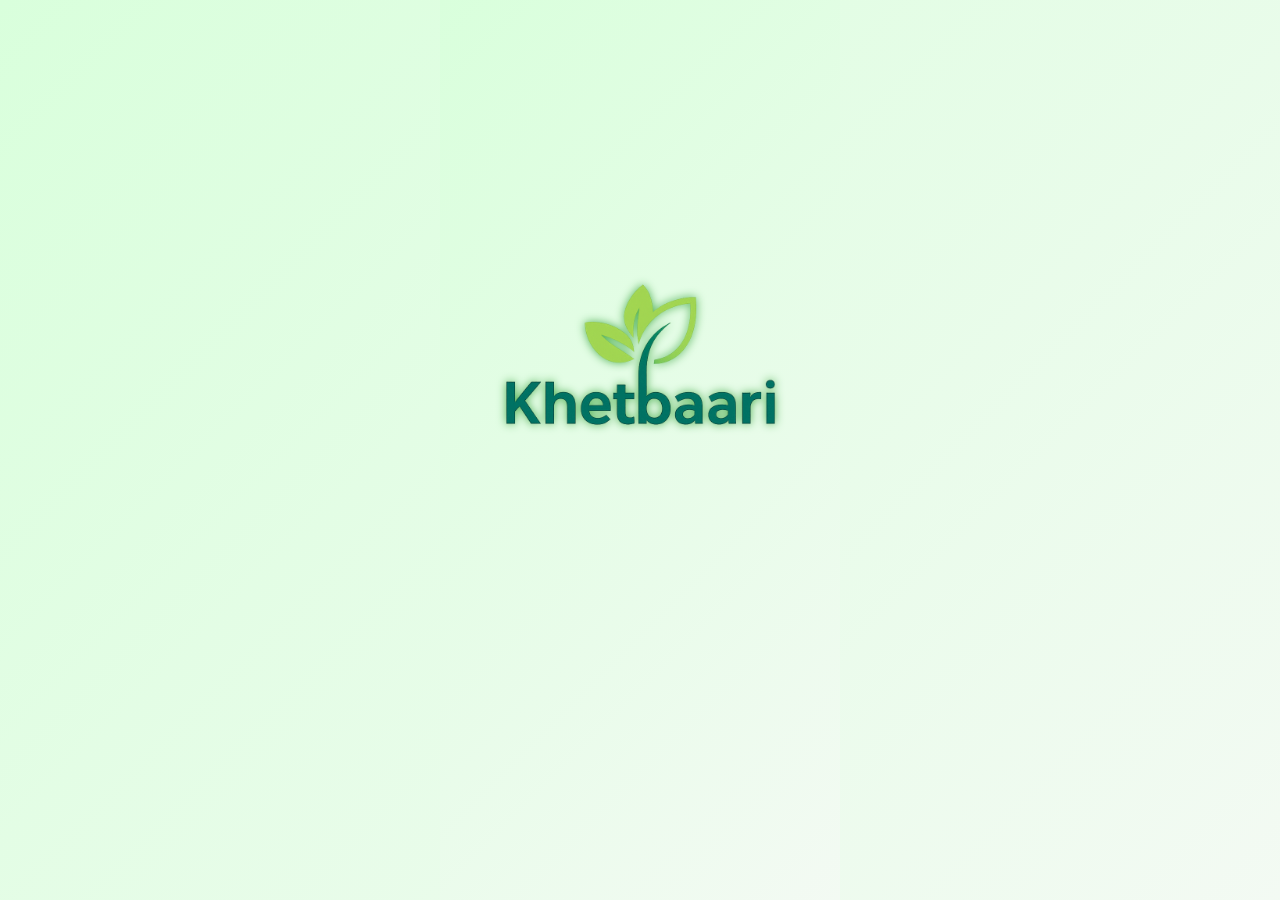
<file: index.html>
<!DOCTYPE html>
<html lang="en">

<head>
  <meta charset="UTF-8" />
  <meta name="viewport" content="width=device-width, initial-scale=1.0" />
  <title>Khetbaari</title>
  <link rel="stylesheet" href="index.css" />
  <link rel="icon" type="image/png" href="khetbaari image.png" />
  <meta http-equiv="refresh" content="4;url=main_dashboard/main_dashboard.html">
</head>
<body>

  <!--Splash screen-->
  <div class="splash-container">
    <img src="khetbaari image.png" alt="Khetbaari Logo" class="logo" />
    <h3>सजिलो खेती, स्मार्ट जीवन</h3>
  </div>
  <!--End of Splash screen-->

</body>

</html>
</file>
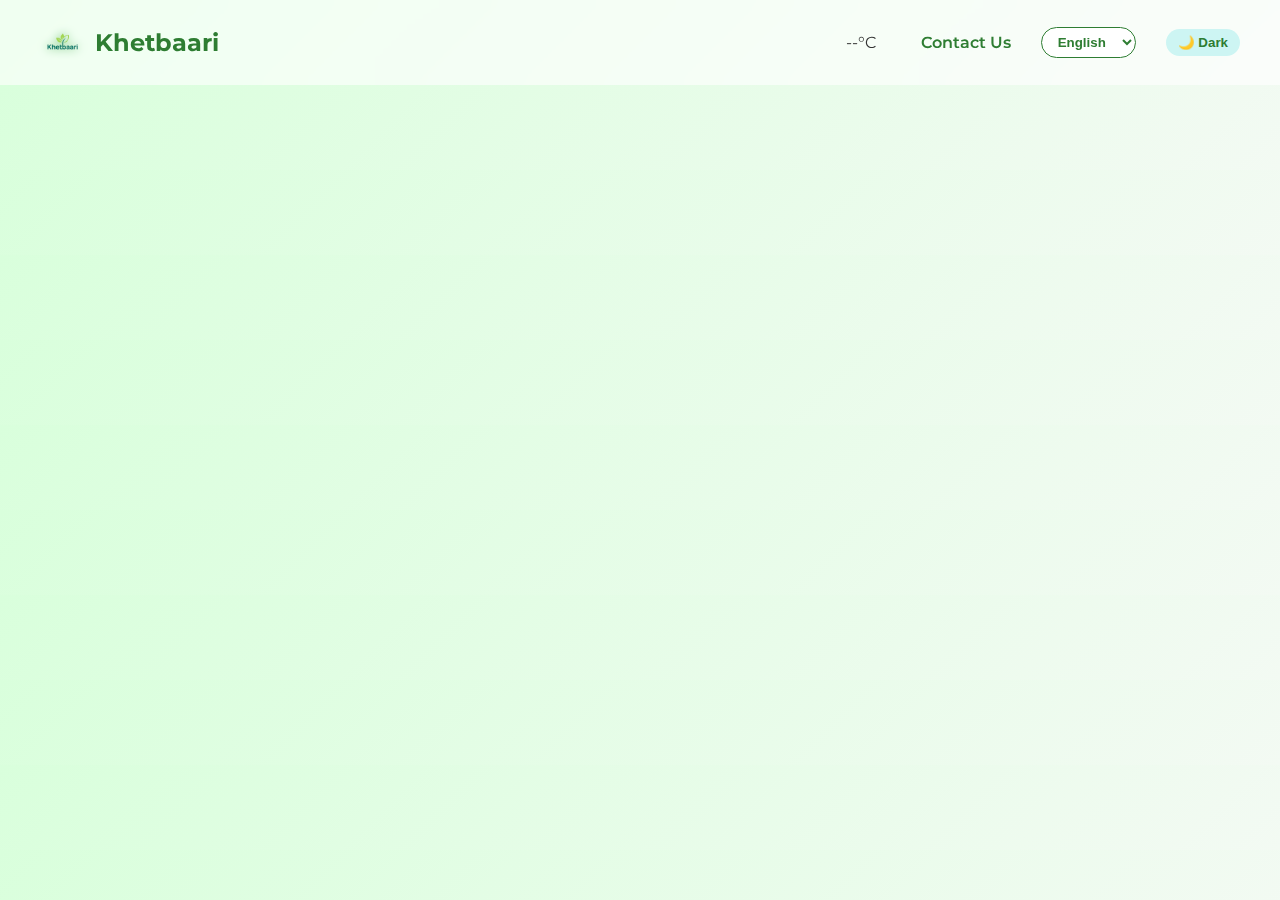
<file: ContactUs/contact.html>
<!DOCTYPE html>
<html lang="en">

<head>
  <meta charset="UTF-8" />
  <meta name="viewport" content="width=device-width, initial-scale=1.0" />
  <title>Khetbaari Dashboard</title>
  <link rel="icon" type="image/png" href="../khetbaari image.png" />
  <link rel="stylesheet" href="contact.css" />
  <script src="contact.js"></script>
  <link href="https://fonts.googleapis.com/css2?family=Montserrat:wght@400;700&display=swap" rel="stylesheet" />
</head>

<body>
  <header class="header">
    <div class="logo">
      <img src="../khetbaari image.png" alt="Khetbaari Logo" />
      <span style="font-size: 1.5rem; font-weight: bold; color: #2e7d32;">Khetbaari</span>
    </div>
    <div class="nav-links">
      <!-- <a href="#about">About</a>
      <a href="#support">Support</a> -->
      <div id="weather-widget">
        <span id="temperature">--°C</span>
      </div>
      <a href="../ContactUs/contact.html">Contact Us</a>
      <select class="language-select" onchange="changeLanguage(this.value)">
        <option value="en">English</option>
        <option value="ne">नेपाली</option>
        <option value="hi">हिन्दी</option>
      </select>
      <button class="theme-toggle" onclick="toggleTheme()">🌗 Theme</button>
    </div>
  </header>

</body>

</html>
</file>
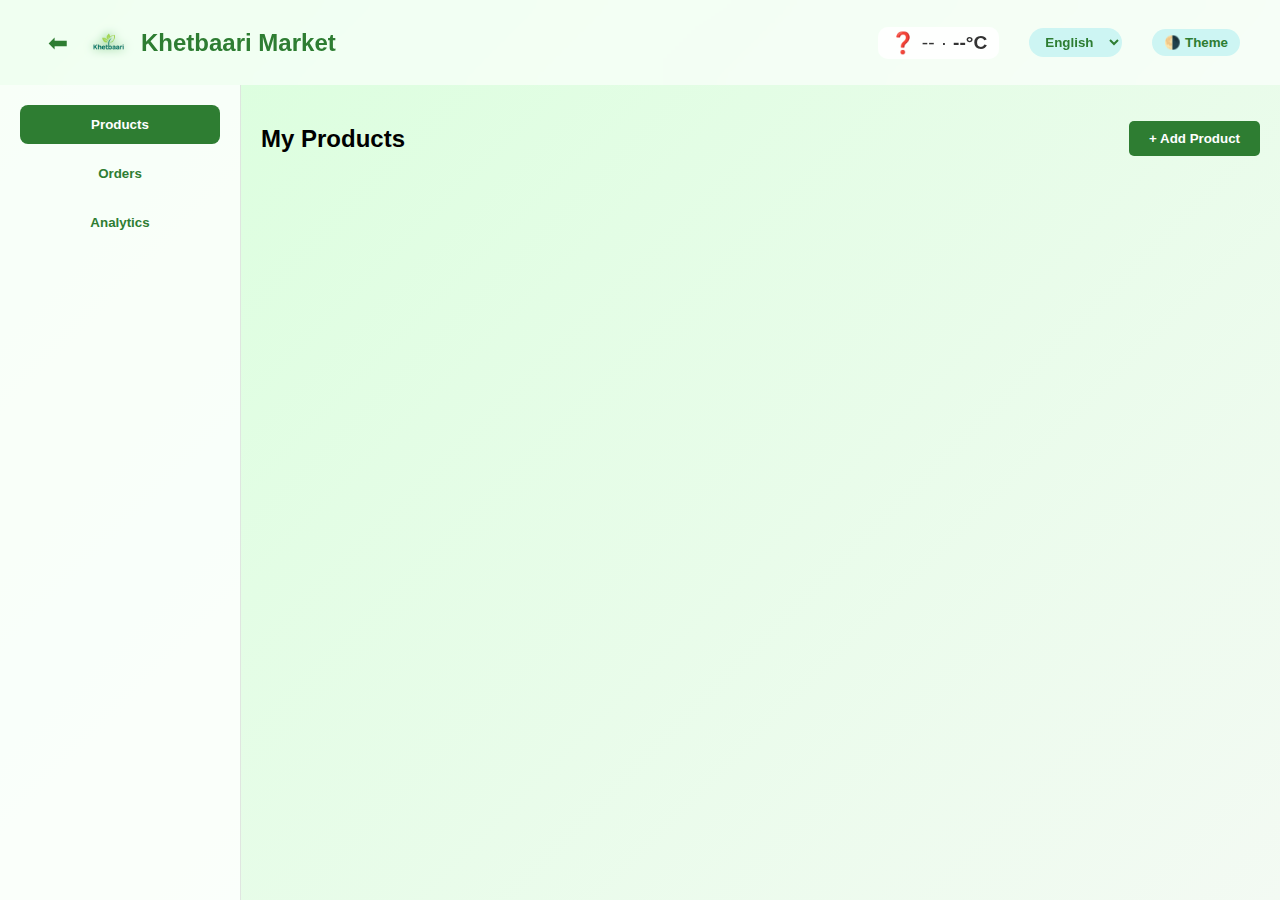
<file: farmer_market/farmer_market.html>
<!DOCTYPE html>
<html lang="en">
<head>
    <meta charset="UTF-8">
    <meta name="viewport" content="width=device-width, initial-scale=1.0">
    <title>Farmer Market Dashboard</title>
    <link rel="icon" type="image/x-icon" href="../khetbaari image.png">
    <link rel="stylesheet" href="farmer_market.css">
    <script src="farmer_market.js" defer></script>
</head>
<body>
    <header class="header">
        <div class="logo">
            <a href="../farmer_module/f_dashboard.html" class="return-link" title="Return to Marketplace">
                <span class="return-icon">⬅</span>
            </a>
            <img src="../khetbaari image.png" alt="Khetbaari Logo" />
            <span class="logo-text">Khetbaari Market</span>
        </div>
        <div class="nav-links">
            <div id="weather-widget">
                <span id="weather-icon">☀️</span>
                <span id="weather-condition">--</span>
                <span>·</span>
                <span id="temperature">--°C</span>
            </div>
            <select class="language-select" onchange="changeLanguage(this.value)">
                <option value="en">English</option>
                <option value="ne">नेपाली</option>
                <option value="hi">हिन्दी</option>
            </select>
            <button class="theme-toggle" onclick="toggleTheme()">🌗 Theme</button>
        </div>
    </header>

    <main class="dashboard">
        <aside class="sidebar">
            <nav>
                <button class="nav-button active" onclick="showSection('products')">Products</button>
                <button class="nav-button" onclick="showSection('orders')">Orders</button>
                <button class="nav-button" onclick="showSection('analytics')">Analytics</button>
            </nav>
        </aside>

        <section class="main-content">
            <!-- Products Section -->
            <div id="products" class="section active">
                <div class="section-header">
                    <h2>My Products</h2>
                    <button onclick="showAddProductForm()" class="action-button">+ Add Product</button>
                </div>
                <div id="products-list" class="grid-container">
                    <!-- Products will be loaded here -->
                </div>
            </div>

            <!-- Add/Edit Product Form -->
            <div id="product-form" class="modal">
                <div class="modal-content">
                    <h3 id="form-title">Add New Product</h3>
                    <form id="add-product-form" onsubmit="handleProductSubmit(event)">
                        <input type="hidden" id="product-id">
                        <div class="form-group">
                            <label for="product-name">Product Name</label>
                            <input type="text" id="product-name" required>
                        </div>
                        <div class="form-group">
                            <label for="product-description">Description</label>
                            <textarea id="product-description" required></textarea>
                        </div>
                        <div class="form-group">
                            <label for="product-price">Price (₹)</label>
                            <input type="number" id="product-price" required min="0" step="0.01">
                        </div>
                        <div class="form-group">
                            <label for="product-quantity">Available Quantity</label>
                            <input type="number" id="product-quantity" required min="0">
                        </div>
                        <div class="form-group">
                            <label for="product-image">Product Image URL</label>
                            <input type="url" id="product-image" required>
                        </div>
                        <div class="form-actions">
                            <button type="submit" class="action-button">Save Product</button>
                            <button type="button" onclick="closeProductForm()" class="cancel-button">Cancel</button>
                        </div>
                    </form>
                </div>
            </div>

            <!-- Orders Section -->
            <div id="orders" class="section">
                <h2>Orders</h2>
                <div class="orders-filter">
                    <select id="order-status-filter" onchange="filterOrders()">
                        <option value="all">All Orders</option>
                        <option value="pending">Pending</option>
                        <option value="processing">Processing</option>
                        <option value="shipped">Shipped</option>
                        <option value="delivered">Delivered</option>
                    </select>
                </div>
                <div id="orders-list">
                    <!-- Orders will be loaded here -->
                </div>
            </div>

            <!-- Analytics Section -->
            <div id="analytics" class="section">
                <h2>Analytics</h2>
                <div class="analytics-grid">
                    <div class="analytics-card">
                        <h3>Total Sales</h3>
                        <p id="total-sales">₹0</p>
                    </div>
                    <div class="analytics-card">
                        <h3>Active Products</h3>
                        <p id="active-products">0</p>
                    </div>
                    <div class="analytics-card">
                        <h3>Pending Orders</h3>
                        <p id="pending-orders">0</p>
                    </div>
                </div>
                <div class="chart-container">
                    <canvas id="sales-chart"></canvas>
                </div>
            </div>
        </section>
    </main>
</body>
</html>
</file>
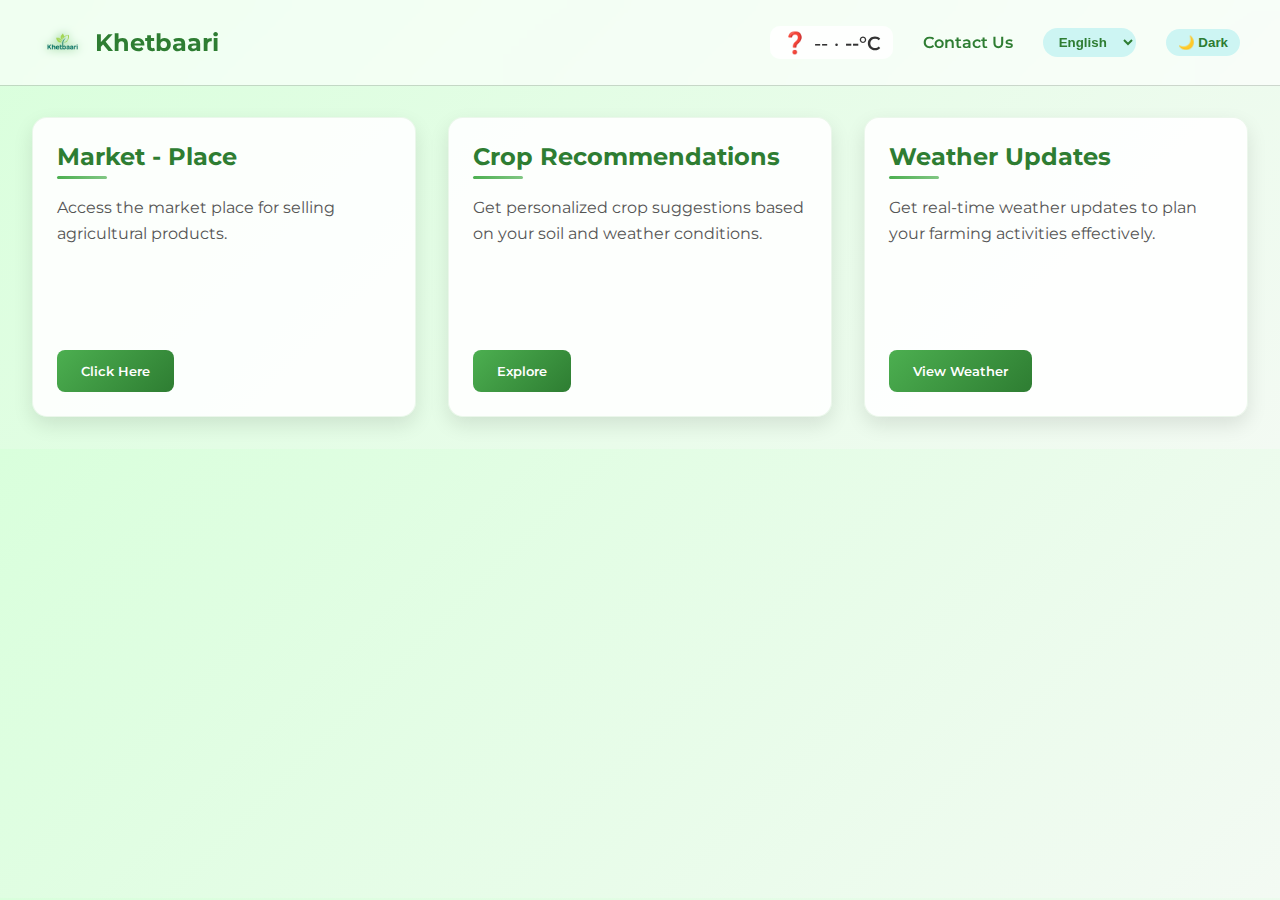
<file: farmer_module/f_dashboard.html>
<!DOCTYPE html>
<html lang="en">

<head>
  <meta charset="UTF-8">
  <meta name="viewport" content="width=device-width, initial-scale=1.0">
  <title>Farmer Dashboard</title>
  <link rel="icon" type="image/png" href="../khetbaari image.png" />
  <link rel="stylesheet" href="f_dashboard.css" />
  <script src="f_dashboard.js"></script>
  <link href="https://fonts.googleapis.com/css2?family=Montserrat:wght@400;700&display=swap" rel="stylesheet" />
</head>

<body>
  <!-- <h1>Welcome to farmer dashboard !!</h1> -->
  <header class="header">
    <div class="logo">
      <img src="../khetbaari image.png" alt="Khetbaari Logo" />
      <span style="font-size: 1.5rem; font-weight: bold; color: #2e7d32;">Khetbaari</span>
    </div>
    <div class="nav-links">
      <!-- <a href="#about">About</a>
      <a href="#support">Support</a> -->
      <div id="weather-widget">
        <span id="weather-icon">☀️</span>
        <span id="weather-condition">--</span>
        <span>·</span>
        <span id="temperature">--°C</span>
      </div>
      <a href="../ContactUs/contact.html">Contact Us</a>
      <select class="language-select" onchange="changeLanguage(this.value)">
        <option value="en">English</option>
        <option value="ne">नेपाली</option>
        <option value="hi">हिन्दी</option>
      </select>
      <button class="theme-toggle" onclick="toggleTheme()">🌗 Theme</button>
    </div>
  </header>

  <main>
    <section class="dashboard-cards">
      <div class="card">
        <h3>Market - Place</h3>
        <p>Access the market place for selling agricultural products.</p>
        <button onclick="location.href='../farmer_market/farmer_market.html'">Click Here</button>
      </div>
      <div class="card">
        <h3>Crop Recommendations</h3>
        <p>Get personalized crop suggestions based on your soil and weather conditions.</p>
        <button onclick="location.href='crop_recommendation.html'">Explore</button>
      </div>
      <!-- <div class="card">
          <h3>Market Prices</h3>
          <p>Stay updated with the latest market prices for various crops in your region.</p>
          <button onclick="location.href='market_prices.html'">Check Prices</button>
        </div> -->
      <div class="card">
        <h3>Weather Updates</h3>
        <p>Get real-time weather updates to plan your farming activities effectively.</p>
        <button onclick="location.href='weather_updates.html'">View Weather</button>
      </div>
    </section>

    <!-- Weather Widget -->
    <!-- <div class="weather-container">
      <h2>🌤 3-Day Weather Forecast</h2>
      <div id="result">Fetching your location and weather data...</div>
    </div> -->
</body>

</html>
</file>
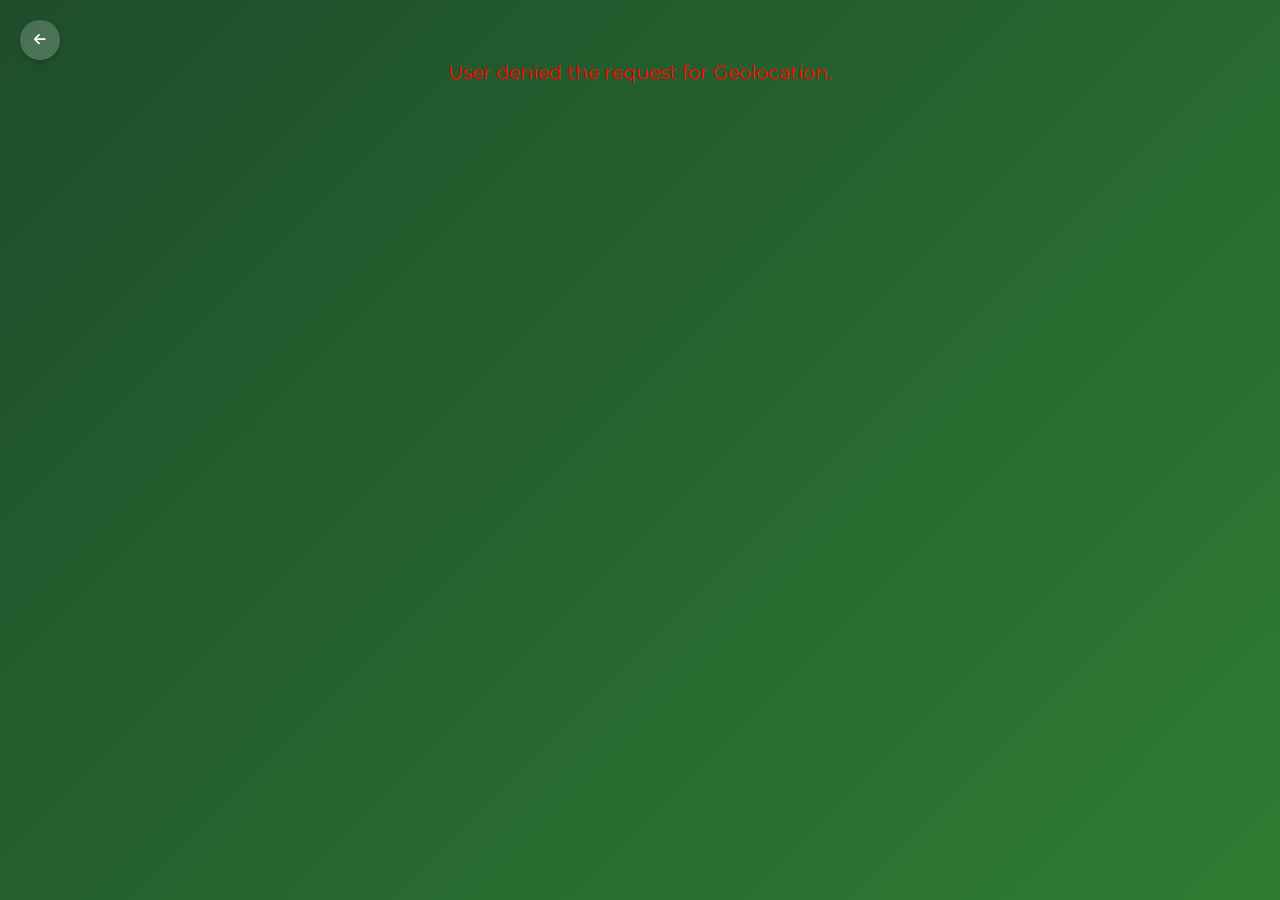
<file: farmer_module/weather_updates.html>
<!DOCTYPE html>
<html lang="en">

<head>
    <meta charset="UTF-8">
    <meta name="viewport" content="width=device-width, initial-scale=1.0">
    <title>Weather Updates</title>
    <link rel="icon" type="image/x-icon" href="../khetbaari image.png">
    <link rel="stylesheet" href="https://cdnjs.cloudflare.com/ajax/libs/font-awesome/6.0.0/css/all.min.css">
    <style>
        @import url('https://fonts.googleapis.com/css2?family=Montserrat:wght@400;500;600;700&display=swap');

        * {
            margin: 0;
            padding: 0;
            box-sizing: border-box;
            font-family: 'Montserrat', sans-serif;
        }

        body {
            background: linear-gradient(135deg, #1e4d2b, #2e7d32);
            min-height: 100vh;
            color: #fff;
        }

        /* Back Button Styles */
        .back-btn {
            position: fixed;
            top: 20px;
            left: 20px;
            background: rgba(255, 255, 255, 0.2);
            color: white;
            width: 40px;
            height: 40px;
            border-radius: 50%;
            display: flex;
            align-items: center;
            justify-content: center;
            cursor: pointer;
            border: none;
            backdrop-filter: blur(5px);
            box-shadow: 0 2px 5px rgba(0, 0, 0, 0.2);
            transition: all 0.3s ease;
            z-index: 1000;
        }

        .back-btn:hover {
            background: rgba(255, 255, 255, 0.3);
            transform: translateX(-3px);
            box-shadow: 0 3px 8px rgba(0, 0, 0, 0.3);
        }

        /* Weather Styles */
        .weather-container {
            min-height: 100vh;
            width: 100%;
            padding: 20px;
            display: flex;
            flex-direction: column;
            align-items: center;
        }

        .location-header {
            text-align: center;
            margin: 20px 0;
            padding: 20px;
            background: rgba(255, 255, 255, 0.1);
            backdrop-filter: blur(10px);
            border-radius: 15px;
            animation: fadeIn 0.8s ease-out;
        }

        .location-header h2 {
            font-size: 2.5em;
            margin-bottom: 10px;
            color: #fff;
            text-shadow: 0 2px 4px rgba(0, 0, 0, 0.2);
        }

        .location-header h3 {
            font-size: 1.8em;
            color: rgba(255, 255, 255, 0.9);
        }

        .forecast-container {
            display: grid;
            grid-template-columns: repeat(auto-fit, minmax(300px, 1fr));
            gap: 25px;
            width: 100%;
            max-width: 1400px;
            margin-top: 30px;
            padding: 20px;
        }

        .forecast-day {
            background: rgba(255, 255, 255, 0.1);
            backdrop-filter: blur(10px);
            border-radius: 20px;
            padding: 25px;
            transition: transform 0.3s ease, box-shadow 0.3s ease;
            animation: slideUp 0.6s ease-out forwards;
            opacity: 0;
        }

        .forecast-day:hover {
            transform: translateY(-10px);
            box-shadow: 0 10px 20px rgba(0, 0, 0, 0.2);
        }

        .forecast-day h3 {
            font-size: 1.5em;
            color: #fff;
            margin-bottom: 15px;
            text-shadow: 0 2px 4px rgba(0, 0, 0, 0.1);
        }

        .weather-icon {
            width: 100px;
            height: 100px;
            margin: 10px auto;
            filter: drop-shadow(0 4px 6px rgba(0, 0, 0, 0.1));
            animation: float 3s ease-in-out infinite;
        }

        .temp {
            font-size: 2.5em;
            font-weight: bold;
            margin: 15px 0;
            background: linear-gradient(135deg, #ffeb3b, #ffc107);
            -webkit-background-clip: text;
            -webkit-text-fill-color: transparent;
            text-shadow: 0 2px 4px rgba(0, 0, 0, 0.1);
        }

        .weather-details {
            display: grid;
            grid-template-columns: 1fr 1fr;
            gap: 15px;
            margin-top: 20px;
            text-align: left;
        }

        .weather-detail-item {
            background: rgba(255, 255, 255, 0.05);
            padding: 10px;
            border-radius: 10px;
            display: flex;
            align-items: center;
            gap: 8px;
            transition: background 0.3s ease;
        }

        .weather-detail-item:hover {
            background: rgba(255, 255, 255, 0.1);
        }

        .weather-detail-item i {
            width: 20px;
            text-align: center;
        }

        @keyframes fadeIn {
            from {
                opacity: 0;
            }

            to {
                opacity: 1;
            }
        }

        @keyframes slideUp {
            from {
                opacity: 0;
                transform: translateY(50px);
            }

            to {
                opacity: 1;
                transform: translateY(0);
            }
        }

        @keyframes float {

            0%,
            100% {
                transform: translateY(0);
            }

            50% {
                transform: translateY(-10px);
            }
        }

        #result {
            width: 100%;
            max-width: 1400px;
        }

        .loading {
            text-align: center;
            padding: 40px;
            font-size: 1.2em;
            color: rgba(255, 255, 255, 0.8);
            animation: pulse 1.5s ease-in-out infinite;
        }

        @keyframes pulse {

            0%,
            100% {
                opacity: 0.6;
            }

            50% {
                opacity: 1;
            }
        }
    </style>
</head>

<body>
    <!-- Back Button -->
    <button class="back-btn" onclick="window.history.back()">
        <i class="fas fa-arrow-left"></i>
    </button>

    <!-- Weather Widget -->
    <div class="weather-container">
        <div id="result" class="loading">
            <i class="fas fa-sun fa-spin" style="font-size: 3em; margin-bottom: 20px;"></i>
            <p>Fetching your location and weather data...</p>
        </div>
    </div>

    <script>
        // ================== 3-DAY WEATHER FORECAST ==================
        async function showWeather(position) {
            const lat = position.coords.latitude;
            const lon = position.coords.longitude;
            const apiUrl = `https://api.weatherapi.com/v1/forecast.json?key=5d4b65f9f9a24ea49cd135211252309&q=${lat},${lon}&days=3&aqi=no&alerts=no`;

            try {
                const response = await fetch(apiUrl);
                if (!response.ok) throw new Error("Unable to fetch forecast");

                const data = await response.json();
                let output = `
      <div class="location-header">
        <h2>Weather Forecast</h2>
        <h3>${data.location.name}, ${data.location.country}</h3>
      </div>
      <div class="forecast-container">`;

                data.forecast.forecastday.forEach((day, index) => {
                    const date = new Date(day.date);
                    const formattedDate = date.toLocaleDateString('en-US', {
                        weekday: 'long',
                        year: 'numeric',
                        month: 'long',
                        day: 'numeric'
                    });

                    output += `
        <div class="forecast-day" style="animation-delay: ${index * 0.2}s">
          <h3>${formattedDate}</h3>
          <img src="https:${day.day.condition.icon}" alt="weather icon" class="weather-icon">
          <div class="temp">${day.day.avgtemp_c}°C</div>
          <h4 style="text-align: center; margin-bottom: 15px; color: #fff;">${day.day.condition.text}</h4>
          
          <div class="weather-details">
            <div class="weather-detail-item">
              <i class="fas fa-temperature-high"></i>
              <span>High: ${day.day.maxtemp_c}°C</span>
            </div>
            <div class="weather-detail-item">
              <i class="fas fa-temperature-low"></i>
              <span>Low: ${day.day.mintemp_c}°C</span>
            </div>
            <div class="weather-detail-item">
              <i class="fas fa-tint"></i>
              <span>Humidity: ${day.day.avghumidity}%</span>
            </div>
            <div class="weather-detail-item">
              <i class="fas fa-wind"></i>
              <span>Wind: ${day.day.maxwind_kph} kph</span>
            </div>
            <div class="weather-detail-item">
              <i class="fas fa-cloud-rain"></i>
              <span>Rain: ${day.day.daily_chance_of_rain}%</span>
            </div>
            <div class="weather-detail-item">
              <i class="fas fa-sun"></i>
              <span>UV: ${day.day.uv}</span>
            </div>
            <div class="weather-detail-item">
              <i class="fas fa-sunrise"></i>
              <span>Sunrise: ${day.astro.sunrise}</span>
            </div>
            <div class="weather-detail-item">
              <i class="fas fa-sunset"></i>
              <span>Sunset: ${day.astro.sunset}</span>
            </div>
          </div>
        </div>`;
                });

                output += `</div>`;
                document.getElementById("result").innerHTML = output;
            } catch (error) {
                document.getElementById("result").innerHTML = `<p style="color:red;">${error.message}</p>`;
            }
        }

        function showError(error) {
            let msg = "";
            switch (error.code) {
                case error.PERMISSION_DENIED: msg = "User denied the request for Geolocation."; break;
                case error.POSITION_UNAVAILABLE: msg = "Location information is unavailable."; break;
                case error.TIMEOUT: msg = "The request to get user location timed out."; break;
                default: msg = "An unknown error occurred."; break;
            }
            document.getElementById("result").innerHTML = `<p style="color:red;">${msg}</p>`;
        }

        window.addEventListener('load', () => {
            if (navigator.geolocation) navigator.geolocation.getCurrentPosition(showWeather, showError);
        });

    </script>
</body>

</html>
</file>
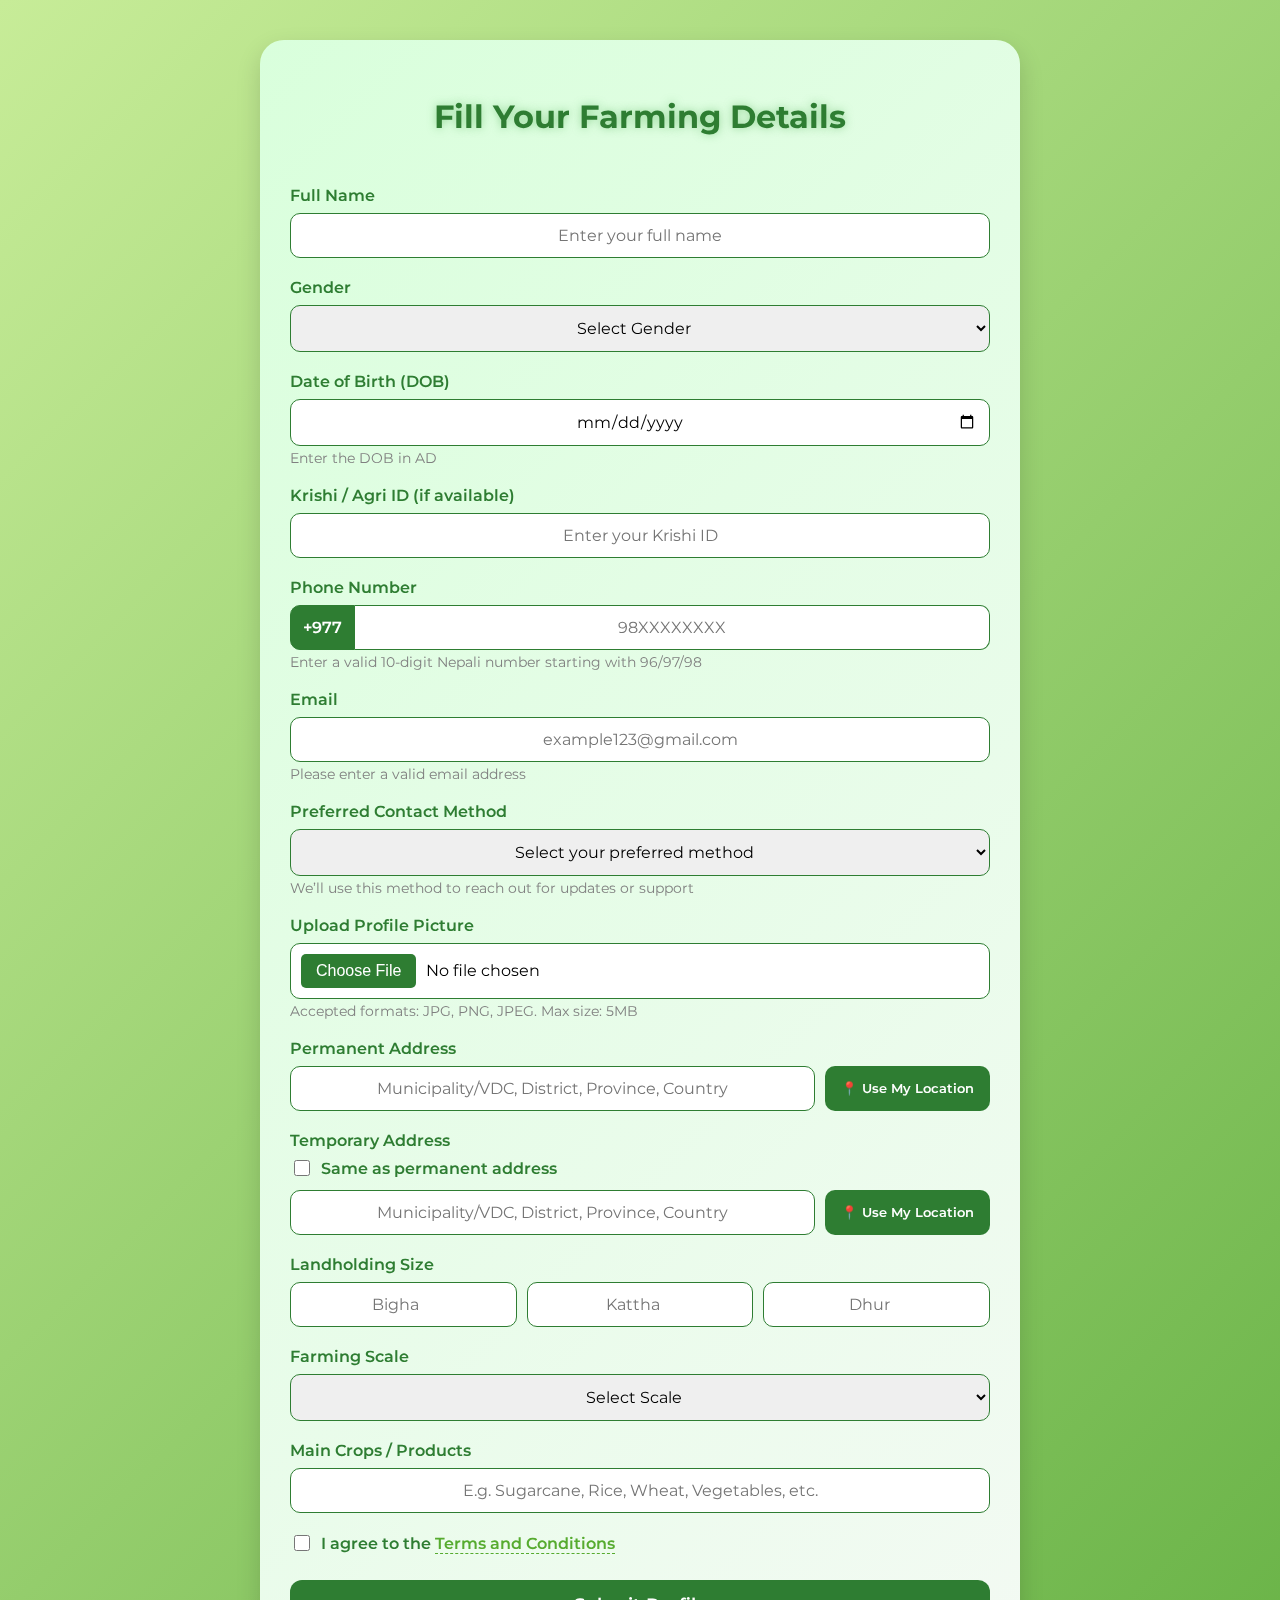
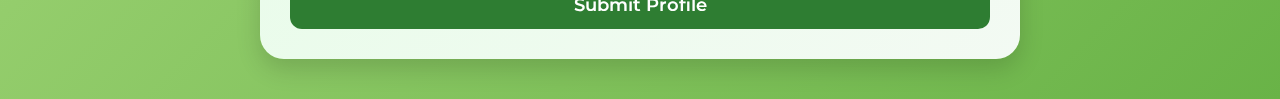
<file: farmers_form/form.html>
<!DOCTYPE html>
<html lang="en">
<head>
    <meta charset="UTF-8">
    <meta name="viewport" content="width=device-width, initial-scale=1.0">
    <title>Farming Details Form</title>
    <link href="https://fonts.googleapis.com/css2?family=Montserrat:wght@400;700&display=swap" rel="stylesheet">
    <link rel="stylesheet" href="form.css">
    <link rel="icon" type="image/x-icon" href="khetbaari image.png">
</head>
<body>
    <!-- Farmer Info Form Section -->
    <div class="form-container">
      <h2>Fill Your Farming Details</h2>
      <form class="farmer-form" onsubmit="return submitForm()">
        
        <!-- Farmer Name -->
        <div class="form-group">
          <label for="farmer-name">Full Name</label>
          <input type="text" id="farmer-name" placeholder="Enter your full name" required>
        </div>
        
        <!-- Personal Info Row: Gender and Age -->
        <div class="personal-info-row">
          <div class="form-group half">
            <label for="gender">Gender</label>
            <select id="gender" required>
              <option value="">Select Gender</option>
              <option value="male">Male</option>
              <option value="female">Female</option>
              <option value="other">Other</option>
            </select>
          </div>
          <div class="form-group half">
            <label for="dob">Date of Birth (DOB)</label>
            <input type="date" id="dob" required>
            <small class="hint">Enter the DOB in AD</small>
          </div>
        </div>

        <!-- Krishi ID -->
        <div class="form-group">
          <label for="krishi-id">Krishi / Agri ID (if available)</label>
          <input type="text" id="krishi-id" placeholder="Enter your Krishi ID">
        </div>

        <!-- Phone -->
        <div class="form-group">
          <label for="phone">Phone Number</label>
          <div class="phone-input">
            <span class="country-code">+977</span>
            <input type="tel" id="phone" placeholder="98XXXXXXXX" pattern="[9][6-8][0-9]{8}" required>
          </div>
          <small class="hint">Enter a valid 10-digit Nepali number starting with 96/97/98</small>
        </div>

        <!-- Email -->
        <div class="form-group">
          <label for="email">Email</label>
          <div class="email-input">
            <input type="email" id="email" name="email" placeholder="example123@gmail.com" pattern="[a-z0-9._%+-]+@[a-z0-9.-]+\.[a-z]{2,}$" required/>
          </div>
          <small class="hint">Please enter a valid email address</small>
        </div>

        <!-- Preferred Contact Method -->
        <div class="form-group">
          <label for="contact-method">Preferred Contact Method</label>
          <select id="contact-method" required>
            <option value="">Select your preferred method</option>
            <option value="phone">Phone Number</option>
            <option value="email">Email</option>
          </select>
          <small class="hint">We’ll use this method to reach out for updates or support</small>
        </div>


        <!-- Profile Picture Upload -->
        <div class="form-group">
          <label for="profile-pic">Upload Profile Picture</label>
          <input type="file" id="profile-pic" accept="image/*" required>
          <small class="hint">Accepted formats: JPG, PNG, JPEG. Max size: 5MB</small>
        </div>

        <!-- Permanent Address -->
        <div class="form-group">
          <label for="address">Permanent Address</label>
          <div class="location-input">
            <input type="text" id="address" placeholder="Municipality/VDC, District, Province, Country" required>
            <button type="button" class="loc-btn" onclick="getCurrentLocation('address')">📍 Use My Location</button>
          </div>
        </div>

        <!-- Temporary Address -->
        <div class="form-group">
          <label for="temp-address">Temporary Address</label>
          <div class="checkbox-wrapper" style="margin-bottom: 10px;">
            <input type="checkbox" id="same-address">
            <label for="same-address">Same as permanent address</label>
          </div>
          <div class="location-input">
            <input type="text" id="temp-address" placeholder="Municipality/VDC, District, Province, Country" required>
            <button type="button" class="loc-btn" onclick="getCurrentLocation('temp-address')">📍 Use My Location</button>
          </div>
        </div>
        

        <!-- Land Ownership -->
        <div class="form-group">
          <label for="land">Landholding Size</label>
          <div class="land-units">
            <input type="number" id="bigha" min="0" placeholder="Bigha">
            <input type="number" id="kattha" min="0" placeholder="Kattha">
            <input type="number" id="dhur" min="0" placeholder="Dhur">
          </div>
        </div>

        <!-- Farming Scale -->
        <div class="form-group">
          <label for="scale">Farming Scale</label>
          <select id="scale" required>
            <option value="">Select Scale</option>
            <option value="small">Small Scale</option>
            <option value="medium">Medium Scale</option>
            <option value="large">Large Scale</option>
          </select>
        </div>

        <!-- Main Crops -->
        <div class="form-group">
          <label for="crops">Main Crops / Products</label>
          <input type="text" id="crops" placeholder="E.g. Sugarcane, Rice, Wheat, Vegetables, etc." required>
        </div>

        <!-- Terms and Conditions -->
        <div class="form-group" style="text-align: left; margin: 20px 0;">
          <div class="checkbox-wrapper">
            <input type="checkbox" id="terms" required>
            <label for="terms">I agree to the <abbr title="Click to view Terms & Conditions" onclick="window.open('../Terms_and_conditions/terms_and_conditions.html', '_blank')">Terms and Conditions</abbr></label>
          </div>
        </div>

        <!-- Submit -->
        <button type="submit" class="submit-btn">Submit Profile</button>
      </form>
    </div>

    <script>
      function submitForm() {
        // Get form values
        const name = document.getElementById('farmer-name').value;
        const phone = document.getElementById('phone').value;
        const email = document.getElementById('email').value;
        const crops = document.getElementById('crops').value;

        // Basic validation
        if (name.length < 3) {
          alert('Please enter a valid name (minimum 3 characters)');
          return false;
        }

        if (!phone.match(/^[9][6-8][0-9]{8}$/)) {
          alert('Please enter a valid Nepali phone number');
          return false;
        }

        if (!email.match(/^[a-zA-Z0-9._%+-]+@[a-zA-Z0-9.-]+\.[a-zA-Z]{2,}$/)) {
          alert('Please enter a valid email address');
          return false;
        }

        if (crops.length < 3) {
          alert('Please enter valid crops/products');
          return false;
        }

        // If all validations pass, redirect to dashboard
        window.location.href = "../farmer_module/f_dashboard.html";
        return false;
      }

      async function getCurrentLocation(inputId) {
        if (navigator.geolocation) {
          navigator.geolocation.getCurrentPosition(async function(position) {
            const lat = position.coords.latitude;
            const lon = position.coords.longitude;

            try {
              const response = await fetch(`https://nominatim.openstreetmap.org/reverse?format=jsonv2&lat=${lat}&lon=${lon}`);
              const data = await response.json();

              if (data.address) {
                const { village, town, city, county, state, country } = data.address;
                const locationName = 
                  [village || town || city, county, state, country]
                  .filter(Boolean)
                  .join(", ");
                document.getElementById(inputId).value = locationName;
              } else {
                document.getElementById(inputId).value = "Location not found";
              }
            } catch (err) {
              alert("Error fetching location name.");
              console.error(err);
            }

          }, function(error) {
            alert("Unable to fetch location. Please allow location access.");
          });
        } else {
          alert("Geolocation is not supported by this browser.");
        }
      }

      document.getElementById('same-address').addEventListener('change', function() {
        const tempAddress = document.getElementById('temp-address');
        if (this.checked) {
            tempAddress.value = document.getElementById('address').value;
            tempAddress.readOnly = true;  // Use readOnly instead of disabled
        } else {
            tempAddress.readOnly = false;
            tempAddress.value = '';
        }
      });

      // Update the address copy when permanent address changes
      document.getElementById('address').addEventListener('input', function() {
        if (document.getElementById('same-address').checked) {
          document.getElementById('temp-address').value = this.value;
        }
      });
    </script>
</body>
</html>
</file>
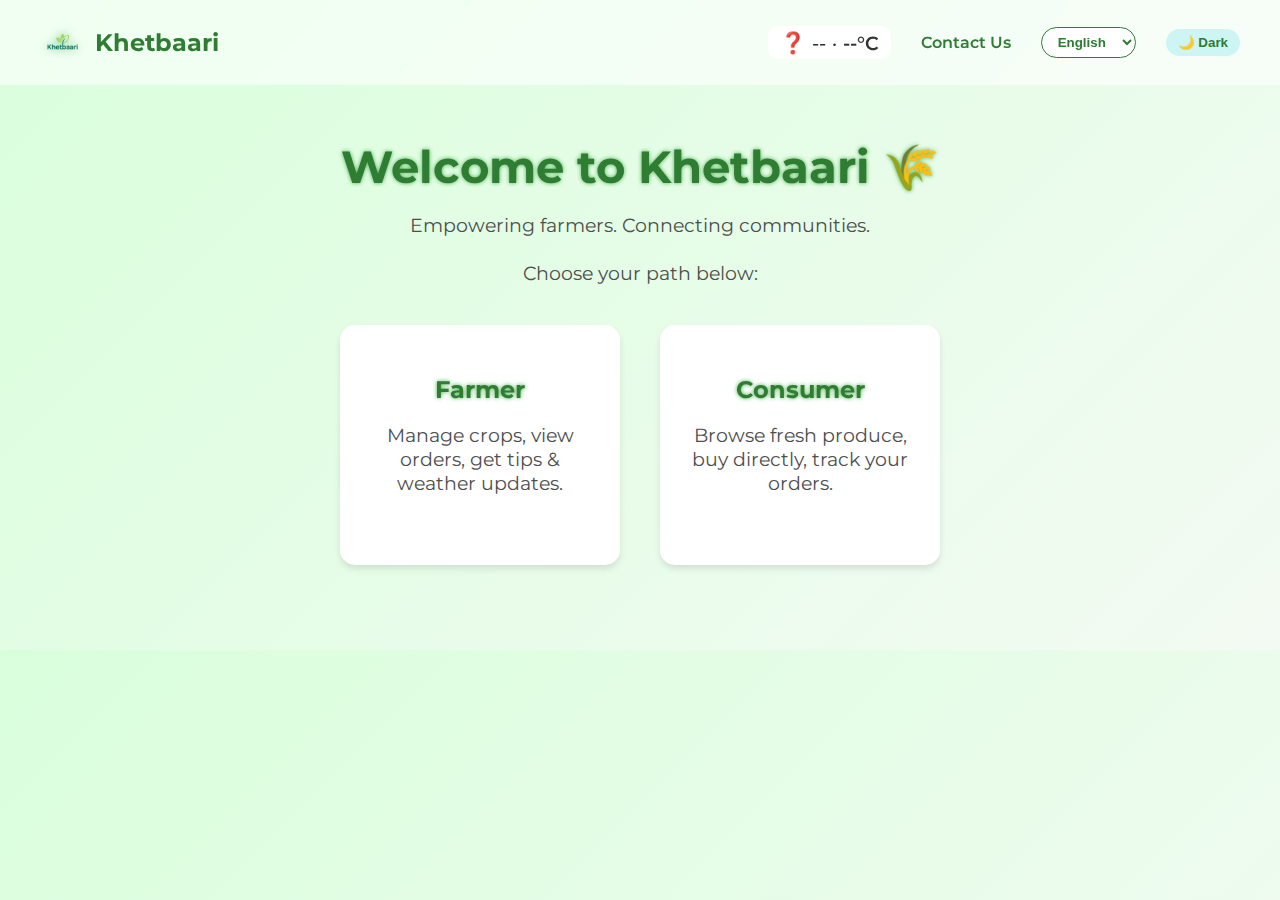
<file: main_dashboard/main_dashboard.html>
<!DOCTYPE html>
<html lang="en">

<head>
  <meta charset="UTF-8" />
  <meta name="viewport" content="width=device-width, initial-scale=1.0" />
  <title>Khetbaari Dashboard</title>
  <link rel="icon" type="image/png" href="../khetbaari image.png" />
  <link rel="stylesheet" href="main_dashboard.css" />
  <script src="main_dashboard.js"></script>
  <link href="https://fonts.googleapis.com/css2?family=Montserrat:wght@400;700&display=swap" rel="stylesheet" />
</head>

<body>

  <header class="header">
    <div class="logo">
      <img src="../khetbaari image.png" alt="Khetbaari Logo" />
      <span style="font-size: 1.5rem; font-weight: bold; color: #2e7d32;">Khetbaari</span>
    </div>
    <div class="nav-links">
      <!-- <a href="#about">About</a>
      <a href="#support">Support</a> -->
      <div id="weather-widget">
        <span id="weather-icon">☀️</span>
        <span id="weather-condition">--</span>
        <span>·</span>
        <span id="temperature">--°C</span>
      </div>
      <a href="../ContactUs/contact.html">Contact Us</a>
      <select class="language-select" onchange="changeLanguage(this.value)">
        <option value="en">English</option>
        <option value="ne">नेपाली</option>
        <option value="hi">हिन्दी</option>
      </select>
      <button class="theme-toggle" onclick="toggleTheme()">🌗 Theme</button>
    </div>
  </header>

  <div class="container">
    <h1>Welcome to Khetbaari 🌾</h1>
    <p>Empowering farmers. Connecting communities. <br><br> Choose your path below:</p>

    <div class="role-selection">
      <div class="role-card" onclick="location.href='../farmer_module/login.html'">
        <h2>Farmer</h2>
        <p>Manage crops, view orders, get tips & weather updates.</p>
      </div>
      <div class="role-card" onclick="location.href='consumer-dashboard.html'">
        <h2>Consumer</h2>
        <p>Browse fresh produce, buy directly, track your orders.</p>
      </div>
    </div>
    <!-- <div class="weather-container">
      <h2>🌤 3-Day Weather Forecast</h2>
      <div id="result">Fetching your location and weather data...</div>
    </div>
  </div> -->

</body>

</html>
</file>
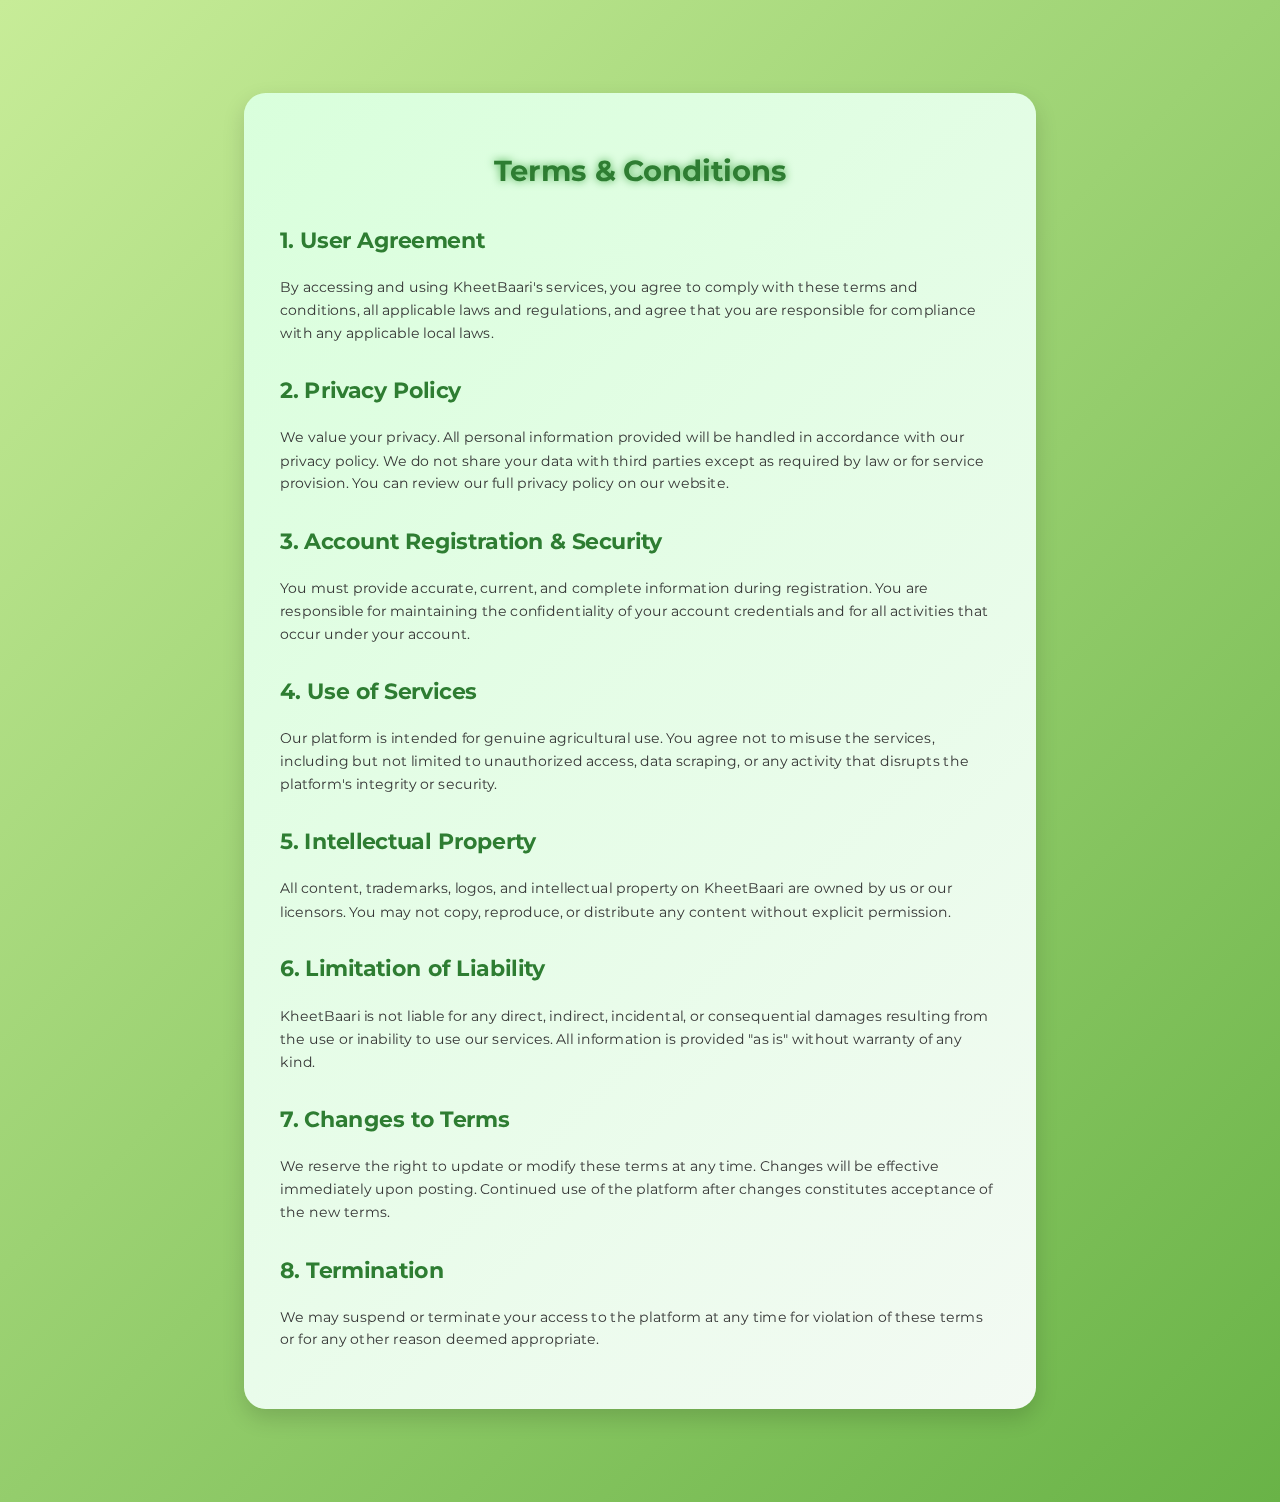
<file: Terms_and_conditions/terms_and_conditions.html>
<!DOCTYPE html>
<html lang="en">
<head>
    <meta charset="UTF-8">
    <meta name="viewport" content="width=device-width, initial-scale=1.0">
    <title>Terms & Conditions - KheetBaari</title>
    <link href="https://fonts.googleapis.com/css2?family=Montserrat:wght@400;700&display=swap" rel="stylesheet">
    <link rel="stylesheet" href="https://cdnjs.cloudflare.com/ajax/libs/font-awesome/6.0.0/css/all.min.css">
    <style>
        body {
            font-family: 'Montserrat', sans-serif;
            line-height: 1.6;
            margin: 0;
            min-height: 100vh;
            display: flex;
            justify-content: center;
            align-items: center;
            background: linear-gradient(135deg, #c7ec98, #69b347);
            padding: 20px;
        }
        .container {
            background: linear-gradient(135deg, #d9ffdc, #f3faf3);
            padding: 40px;
            border-radius: 1.5rem;
            box-shadow: 0 10px 25px rgba(0, 0, 0, 0.15);
            width: 800px;
            max-width: 90%;
            animation: fadeIn 1s ease-in-out;
            transform-origin: center center;
            transform: scale(0.9);
        }

        @keyframes fadeIn {
            from { opacity: 0; transform: translateY(20px) scale(0.9); }
            to   { opacity: 1; transform: translateY(0) scale(0.9); }
        }

        h1 {
            color: #2e7d32;
            text-align: center;
            margin-bottom: 2rem;
            filter: drop-shadow(0 0 5px #4caf50);
        }

        h2 {
            color: #2e7d32;
            margin-top: 2rem;
        }

        p {
            color: #333;
            margin-bottom: 1.5rem;
        }
    </style>
</head>
<body>
   
    <div class="container">
        <h1>Terms & Conditions</h1>

        <h2>1. User Agreement</h2>
        <p>
            By accessing and using KheetBaari's services, you agree to comply with these terms and conditions, all applicable laws and regulations, and agree that you are responsible for compliance with any applicable local laws.
        </p>

        <h2>2. Privacy Policy</h2>
        <p>
            We value your privacy. All personal information provided will be handled in accordance with our privacy policy. We do not share your data with third parties except as required by law or for service provision. You can review our full privacy policy on our website.
        </p>

        <h2>3. Account Registration & Security</h2>
        <p>
            You must provide accurate, current, and complete information during registration. You are responsible for maintaining the confidentiality of your account credentials and for all activities that occur under your account.
        </p>

        <h2>4. Use of Services</h2>
        <p>
            Our platform is intended for genuine agricultural use. You agree not to misuse the services, including but not limited to unauthorized access, data scraping, or any activity that disrupts the platform's integrity or security.
        </p>

        <h2>5. Intellectual Property</h2>
        <p>
            All content, trademarks, logos, and intellectual property on KheetBaari are owned by us or our licensors. You may not copy, reproduce, or distribute any content without explicit permission.
        </p>

        <h2>6. Limitation of Liability</h2>
        <p>
            KheetBaari is not liable for any direct, indirect, incidental, or consequential damages resulting from the use or inability to use our services. All information is provided "as is" without warranty of any kind.
        </p>

        <h2>7. Changes to Terms</h2>
        <p>
            We reserve the right to update or modify these terms at any time. Changes will be effective immediately upon posting. Continued use of the platform after changes constitutes acceptance of the new terms.
        </p>

        <h2>8. Termination</h2>
        <p>
            We may suspend or terminate your access to the platform at any time for violation of these terms or for any other reason deemed appropriate.
        </p>

    </div>
    
</body>
</html>
</file>
<file: index.css>
body,
    html {
      margin: 0;
      padding: 0;
      height: 100vh;
      background: linear-gradient(135deg, #d9ffdc, #f3faf3);
      display: flex;
      justify-content: center;
      align-items: center;
      overflow: hidden;
      font-family: 'Segoe UI', sans-serif;
    }

    .splash-container {
      margin-top: -8vh;
      text-align: center;
      animation: fadeInScale 1.5s ease-out forwards;
    }

    .splash-container h3 {
      margin-top: -10vh;
      font-size: 1.5em;
      color: #4CAF50;
      opacity: 0;
      filter: drop-shadow(0 0 15px #4caf50);
      animation: fadeInText 2s ease-out forwards;
      animation-delay: 1s;
    }

    .logo {
      margin-top: -15vh;
      width: 400px;
      max-width: 80vw;
      filter: drop-shadow(0 0 5px #4caf50);
      animation: floatUp 2s ease-out;
    }

    @keyframes fadeInScale {
      0% {
        transform: scale(0.9);
        opacity: 0;
      }

      100% {
        transform: scale(1);
        opacity: 1;
      }
    }

    @keyframes floatUp {
      0% {
        transform: translateY(30px);
        opacity: 0;
      }

      100% {
        transform: translateY(0);
        opacity: 1;
      }
    }

    @keyframes fadeInText {
      to {
        opacity: 1;
      }
    }
</file>
<file: ContactUs/contact.css>
body {
  margin: 0;
  font-family: 'Montserrat', sans-serif;
  background: linear-gradient(135deg, #d9ffdc, #f3faf3);
  overflow-x: hidden;
  transition: background 0.5s ease-in-out;
}

/* Header styles */
.header {
  display: flex;
  justify-content: space-between;
  align-items: center;
  padding: 20px 40px;
  background-color: rgba(255, 255, 255, 0.6);
  backdrop-filter: blur(10px);
  position: sticky;
  top: 0;
  z-index: 1000;
}

.logo {
  display: flex;
  align-items: center;
  gap: 10px;
}

.logo img {
  height: 45px;
  filter: drop-shadow(0 0 5px #4caf50);
}

.nav-links {
  display: flex;
  gap: 30px;
  align-items: center;
}

.nav-links a {
  text-decoration: none;
  color: #2e7d32;
  font-weight: 600;
  transition: color 0.3s ease;
}

.nav-links a:hover {
  color: #1b5e20;
  border-bottom: #1b5e20 solid 2px;
  transform: scale(1.05);
  transition: 0.1s ease-in-out;
}

.theme-toggle {
  cursor: pointer;
  padding: 6px 12px;
  border-radius: 20px;
  background-color: rgb(205, 245, 243);
  color: #2e7d32;
  font-weight: bold;
  border: none;
}

.language-select {
  cursor: pointer;
  padding: 6px 12px;
  border-radius: 20px;
  background-color: rgb(205, 245, 243);
  color: #2e7d32;
  font-weight: bold;
  border: none;
}

.role-card:hover {
  transform: none;
}

.nav-links a {
  transition: color 0.3s ease-in-out,
    text-shadow 0.3s ease-in-out;
}

button,
select {
  transition: background-color 0.3s ease-in-out,
    color 0.3s ease-in-out,
    border-color 0.3s ease-in-out,
    transform 0.2s ease-in-out !important;
}

button:hover,
select:hover {
  transform: scale(1.02);
}

#weather-widget {
  display: flex;
  align-items: center;
  margin-right: 15px;
  font-size: 1rem;
  color: #333;
}

[data-theme="dark"] #weather-widget {
  color: #fff;
}

#temperature {
  margin-left: 5px;
}
</file>
<file: farmer_market/farmer_market.css>
/* Base styles */
body {
    margin: 0;
    font-family: 'Montserrat', sans-serif;
    background: linear-gradient(135deg, #d9ffdc, #f3faf3);
    overflow-x: hidden;
    transition: background 0.5s ease-in-out;
}

/* Header styles */
.header {
    display: flex;
    justify-content: space-between;
    align-items: center;
    padding: 20px 40px;
    background-color: rgba(255, 255, 255, 0.6);
    backdrop-filter: blur(10px);
    position: sticky;
    top: 0;
    z-index: 1000;
}

.logo {
    display: flex;
    align-items: center;
    gap: 10px;
}

.return-link {
    text-decoration: none;
    color: #2e7d32;
    font-size: 24px;
    display: flex;
    align-items: center;
    padding: 8px;
    border-radius: 50%;
    transition: all 0.3s ease;
}

.return-link:hover {
    background-color: rgba(46, 125, 50, 0.1);
    transform: scale(1.1);
}

.return-icon {
    line-height: 1;
}

.logo img {
    height: 45px;
    filter: drop-shadow(0 0 5px #4caf50);
}

.logo-text {
    font-size: 1.5rem;
    font-weight: bold;
    color: #2e7d32;
}

.nav-links {
    display: flex;
    gap: 30px;
    align-items: center;
}

.nav-links a:hover {
  color: #1b5e20;
  border-bottom: #1b5e20 solid 2px;
  transform: scale(1.05);
  transition: 0.1s ease-in-out;
}

.theme-toggle {
  cursor: pointer;
  padding: 6px 12px;
  border-radius: 20px;
  background-color: rgb(205, 245, 243);
  color: #2e7d32;
  font-weight: bold;
  border: none;
}

.language-select {
  cursor: pointer;
  padding: 6px 12px;
  border-radius: 20px;
  background-color: rgb(205, 245, 243);
  color: #2e7d32;
  font-weight: bold;
  border: none;
}

.role-card:hover {
  transform: none;
}

.nav-links a {
  transition: color 0.3s ease-in-out,
    text-shadow 0.3s ease-in-out;
}

button,
select {
  transition: background-color 0.3s ease-in-out,
    color 0.3s ease-in-out,
    border-color 0.3s ease-in-out,
    transform 0.2s ease-in-out !important;
}

button:hover,
select:hover {
  transform: scale(1.02);
}

#weather-widget {
  display: flex;
  align-items: center;
  gap: 6px;
  font-size: 1.2rem;
  font-weight: 500;
  color: #333;
  background: rgba(255, 255, 255, 0.6);
  backdrop-filter: blur(6px);
  padding: 4px 12px;
  border-radius: 10px;
  transition: background 0.3s ease, color 0.3s ease;
}

/* Dark theme */
[data-theme="dark"] #weather-widget {
  background: rgba(0, 0, 0, 0.4);
  color: #fff;
}

#weather-icon {
  font-size: 1.3rem;
  transition: transform 0.3s ease;
}

#weather-condition {
  text-transform: capitalize;
}

#temperature {
  font-weight: 600;
}

/*header styles end*/

/* Dashboard Layout */
.dashboard {
    display: flex;
    min-height: calc(100vh - 85px);
}

.sidebar {
    width: 200px;
    background-color: rgba(255, 255, 255, 0.8);
    padding: 20px;
    border-right: 1px solid rgba(0, 0, 0, 0.1);
}

.main-content {
    flex: 1;
    padding: 20px;
}

/* Navigation */
.nav-button {
    display: block;
    width: 100%;
    padding: 12px;
    margin-bottom: 10px;
    border: none;
    border-radius: 8px;
    background-color: transparent;
    color: #2e7d32;
    font-weight: bold;
    cursor: pointer;
    transition: all 0.3s ease;
}

.nav-button:hover {
    background-color: rgba(46, 125, 50, 0.1);
}

.nav-button.active {
    background-color: #2e7d32;
    color: white;
}

/* Sections */
.section {
    display: none;
}

.section.active {
    display: block;
}

.section-header {
    display: flex;
    justify-content: space-between;
    align-items: center;
    margin-bottom: 20px;
}

/* Grid Container */
.grid-container {
    display: grid;
    grid-template-columns: repeat(auto-fill, minmax(250px, 1fr));
    gap: 20px;
    padding: 20px;
}

/* Product Cards */
.product-card {
    background-color: white;
    border-radius: 10px;
    padding: 15px;
    box-shadow: 0 2px 5px rgba(0, 0, 0, 0.1);
}

.product-card img {
    width: 100%;
    height: 200px;
    object-fit: cover;
    border-radius: 8px;
    margin-bottom: 10px;
}

/* Modal */
.modal {
    display: none;
    position: fixed;
    top: 0;
    left: 0;
    width: 100%;
    height: 100%;
    background-color: rgba(0, 0, 0, 0.5);
    z-index: 1001;
}

.modal.active {
    display: flex;
    justify-content: center;
    align-items: center;
}

.modal-content {
    background-color: white;
    padding: 30px;
    border-radius: 10px;
    width: 90%;
    max-width: 500px;
}

/* Forms */
.form-group {
    margin-bottom: 15px;
}

.form-group label {
    display: block;
    margin-bottom: 5px;
    color: #333;
    font-weight: bold;
}

.form-group input,
.form-group textarea {
    width: 100%;
    padding: 8px;
    border: 1px solid #ddd;
    border-radius: 4px;
}

.form-actions {
    display: flex;
    justify-content: flex-end;
    gap: 10px;
    margin-top: 20px;
}

/* Buttons */
.action-button {
    background-color: #2e7d32;
    color: white;
    border: none;
    padding: 10px 20px;
    border-radius: 5px;
    cursor: pointer;
    font-weight: bold;
    transition: background-color 0.3s ease;
}

.action-button:hover {
    background-color: #1b5e20;
}

.cancel-button {
    background-color: #e0e0e0;
    color: #333;
    border: none;
    padding: 10px 20px;
    border-radius: 5px;
    cursor: pointer;
    font-weight: bold;
    transition: background-color 0.3s ease;
}

.cancel-button:hover {
    background-color: #bdbdbd;
}

/* Orders Section */
.orders-filter {
    margin-bottom: 20px;
}

.orders-filter select {
    padding: 8px;
    border-radius: 4px;
    border: 1px solid #ddd;
}

.order-card {
    background-color: white;
    border-radius: 10px;
    padding: 15px;
    margin-bottom: 15px;
    box-shadow: 0 2px 5px rgba(0, 0, 0, 0.1);
}

/* Analytics Section */
.analytics-grid {
    display: grid;
    grid-template-columns: repeat(auto-fit, minmax(200px, 1fr));
    gap: 20px;
    margin-bottom: 30px;
}

.analytics-card {
    background-color: white;
    border-radius: 10px;
    padding: 20px;
    text-align: center;
    box-shadow: 0 2px 5px rgba(0, 0, 0, 0.1);
}

.analytics-card h3 {
    margin: 0 0 10px 0;
    color: #2e7d32;
}

.analytics-card p {
    font-size: 24px;
    font-weight: bold;
    margin: 0;
}

.chart-container {
    background-color: white;
    border-radius: 10px;
    padding: 20px;
    margin-top: 20px;
    box-shadow: 0 2px 5px rgba(0, 0, 0, 0.1);
}

/* Dark Theme */
body.dark-theme {
    background: linear-gradient(135deg, #1a1a1a, #2d2d2d);
    color: #fff;
}

body.dark-theme .header {
    background-color: rgba(0, 0, 0, 0.6);
}

body.dark-theme .sidebar {
    background-color: rgba(0, 0, 0, 0.8);
}

body.dark-theme .product-card,
body.dark-theme .order-card,
body.dark-theme .analytics-card,
body.dark-theme .chart-container {
    background-color: #333;
    color: #fff;
}

body.dark-theme .modal-content {
    background-color: #333;
    color: #fff;
}
</file>
<file: farmer_module/f_dashboard.css>
body {
  margin: 0;
  font-family: 'Montserrat', sans-serif;
  background: linear-gradient(135deg, #d9ffdc, #f3faf3);
  overflow-x: hidden;
  transition: background 0.5s ease-in-out;
  justify-content: center;
}

/* Header styles */
.header {
  display: flex;
  justify-content: space-between;
  align-items: center;
  padding: 20px 40px;
  background-color: rgba(255, 255, 255, 0.6);
  backdrop-filter: blur(10px);
  position: sticky;
  top: 0;
  z-index: 1000;
}

.logo {
  display: flex;
  align-items: center;
  gap: 10px;
}

.logo img {
  height: 45px;
  width: 45px;
  filter: drop-shadow(0 0 5px #4caf50);
}

.nav-links {
  display: flex;
  gap: 30px;
  align-items: center;
}

.nav-links a {
  text-decoration: none;
  color: #2e7d32;
  font-weight: 600;
  transition: color 0.3s ease;
}

.nav-links a:hover {
  color: #1b5e20;
  border-bottom: #1b5e20 solid 2px;
  transform: scale(1.05);
  transition: 0.1s ease-in-out;
}




.theme-toggle {
  cursor: pointer;
  padding: 6px 12px;
  border-radius: 20px;
  background-color: rgb(205, 245, 243);
  color: #2e7d32;
  font-weight: bold;
  border: none;
}

.language-select {
  cursor: pointer;
  padding: 6px 12px;
  border-radius: 20px;
  background-color: rgb(205, 245, 243);
  color: #2e7d32;
  font-weight: bold;
  border: none;
}

.role-card:hover {
  transform: none;
}

.nav-links a {
  transition: color 0.3s ease-in-out,
    text-shadow 0.3s ease-in-out;
}

button,
select {
  transition: background-color 0.3s ease-in-out,
    color 0.3s ease-in-out,
    border-color 0.3s ease-in-out,
    transform 0.2s ease-in-out !important;
}

button:hover,
select:hover {
  transform: scale(1.02);
}

#weather-widget {
  display: flex;
  align-items: center;
  gap: 6px;
  font-size: 1.2rem;
  font-weight: 500;
  color: #333;
  background: rgba(255, 255, 255, 0.6);
  backdrop-filter: blur(6px);
  padding: 4px 12px;
  border-radius: 10px;
  transition: background 0.3s ease, color 0.3s ease;
}

/* Dark theme */
[data-theme="dark"] #weather-widget {
  background: rgba(0, 0, 0, 0.4);
  color: #fff;
}

#weather-icon {
  font-size: 1.3rem;
  transition: transform 0.3s ease;
}

#weather-condition {
  text-transform: capitalize;
}

#temperature {
  font-weight: 600;
}

/*header styles end*/

/* Dashboard Cards Styling */
.dashboard-cards {
  display: grid;
  grid-template-columns: repeat(auto-fit, minmax(300px, 1fr));
  gap: 2rem;
  padding: 2rem;
  max-width: 1400px;
  margin: 0 auto;
}


.card {
  background: rgba(255, 255, 255, 0.9);
  border-radius: 15px;
  padding: 1.5rem;
  box-shadow: 0 8px 20px rgba(0, 0, 0, 0.1);
  transition: all 0.3s ease;
  display: flex;
  flex-direction: column;
  justify-content: space-between;
  min-height: 250px;
  border: 1px solid rgba(76, 175, 80, 0.1);
}

.card:hover {
  transform: translateY(-5px);
  box-shadow: 0 12px 30px rgba(46, 125, 50, 0.15);
  border-color: rgba(76, 175, 80, 0.3);
}

.card h3 {
  color: #2e7d32;
  font-size: 1.5rem;
  margin: 0 0 1rem 0;
  position: relative;
  padding-bottom: 0.5rem;
}

.card h3::after {
  content: '';
  position: absolute;
  left: 0;
  bottom: 0;
  width: 50px;
  height: 3px;
  background: linear-gradient(90deg, #4caf50, #81c784);
  border-radius: 2px;
}

.card p {
  color: #555;
  line-height: 1.6;
  margin: 0 0 1.5rem 0;
  flex-grow: 1;
}

.card button {
  background: linear-gradient(135deg, #4caf50, #2e7d32);
  color: white;
  border: none;
  padding: 0.8rem 1.5rem;
  border-radius: 8px;
  font-weight: 600;
  cursor: pointer;
  transition: all 0.3s ease;
  width: fit-content;
  font-family: 'Montserrat', sans-serif;
}

.card button:hover {
  background: linear-gradient(135deg, #43a047, #1b5e20);
  transform: scale(1.05);
  box-shadow: 0 5px 15px rgba(46, 125, 50, 0.2);
}

/* Weather Styles  */

/* .weather-container {
  background: rgb(223, 250, 135);
  margin-top: 10px;
  padding: 20px;
  border-radius: 12px;
  box-shadow: 0 8px 20px rgba(0, 0, 0, 0.2);
  width: 90%;
  max-width: 1000px;
  text-align: center;
  display: inline-block;
}

.forecast-container {
  display: flex;
  justify-content: space-between;
  margin-top: 20px;
  gap: 15px;
  flex-wrap: wrap;
}

.forecast-day {
  flex: 1;
  min-width: 250px;
  background: #f7f7f7;
  padding: 15px;
  border-radius: 10px;
  box-shadow: 0 2px 6px rgba(0, 0, 0, 0.1);
}

.forecast-day h3 {
  margin: 0;
  font-size: 18px;
  color: #333;
}

.temp {
  font-size: 22px;
  font-weight: bold;
  margin: 8px 0;
}

img {
  width: 60px;
  height: 60px;
} */

/* weather styles end */
</file>
<file: farmers_form/form.css>
/* Apply Montserrat */
body, input, select, button, label, h2 {
  font-family: 'Montserrat', sans-serif;
}

body{
  background: linear-gradient(135deg, #c7ec98, #69b347);
}

/* Farmer Form Container */
.form-container {
  max-width: 700px;
  margin: 40px auto;
  padding: 30px;
  border-radius: 1.5rem;
  background: linear-gradient(135deg, #d9ffdc, #f3faf3);
  box-shadow: 0 10px 25px rgba(0, 0, 0, 0.15);
  animation: fadeInUp 0.6s ease;
  backdrop-filter: blur(8px);
  text-align: center;
}

/* Ensure all inputs are aligned and padding doesn't affect width */
.farmer-form input,
.farmer-form select {
  box-sizing: border-box;
  width: 100%;
  padding: 12px;
  border-radius: 10px;
  border: 1px solid #2e7d32;
  font-size: 1rem;
  outline: none;
  transition: all 0.3s ease;
  text-align: center;
}

.farmer-form input:focus,
.farmer-form select:focus {
  border-color: #66bb6a;
  box-shadow: 0 0 10px rgba(102, 187, 106, 0.5);
}

/* Heading */
.form-container h2 {
  margin-bottom: 50px;
  font-size: 2rem;
  font-weight: 700;
  color: #2e7d32;
  text-shadow: 0 0 8px rgba(76, 175, 80, 0.5);
}

/* Form Group */
.form-group {
  margin-bottom: 20px;
  text-align: left;
}

/* Labels */
.form-group label {
  display: block;
  margin-bottom: 8px;
  font-weight: 600;
  color: #2e7d32;
}

/* Phone Input */
.phone-input {
  display: flex;
  align-items: center;
}

.country-code {
  padding: 12px;
  background: #2e7d32;
  color: #fff;
  font-weight: 600;
  border-radius: 10px 0 0 10px;
  border: 1px solid #2e7d32;
}

.phone-input input {
  flex: 1;
  border-radius: 0 10px 10px 0;
  border-left: none;
}

.hint {
  font-size: 0.85rem;
  color: gray;
  margin-top: 4px;
  display: block;
  text-align: left;
}

input[type="file"] {
  padding: 10px;
  border-radius: 10px;
  border: 1px solid #2e7d32;
  background: #fff;
  font-size: 1rem;
  cursor: pointer;
  transition: all 0.3s ease;
}

/* File Input styles */
input[type="file"] {
  padding: 10px;
  border-radius: 10px;
  border: 1px solid #2e7d32;
  background: #fff;
  font-size: 1rem;
  transition: all 0.3s ease;
}

input[type="file"]:hover {
  cursor: pointer;
  background: #f8f8f8;
}

input[type="file"]::-webkit-file-upload-button {
  padding: 8px 15px;
  margin-right: 10px;
  border: none;
  border-radius: 5px;
  background: #2e7d32;
  color: white;
  cursor: pointer;
  transition: all 0.3s ease;
}

input[type="file"]::file-selector-button {
  padding: 8px 15px;
  margin-right: 10px;
  border: none;
  border-radius: 5px;
  background: #2e7d32;
  color: white;
  cursor: pointer;
  transition: all 0.3s ease;
}

input[type="file"]::-webkit-file-upload-button:hover,
input[type="file"]::file-selector-button:hover {
  background: #388e3c;
}

.form-group:has(input[type="file"]):hover {
  cursor: pointer;
}

.form-group:has(input[type="file"]):hover label,
.form-group:has(input[type="file"]):hover .hint {
  cursor: pointer;
}

/* Location Input (Permanent & Temporary Address) */
.location-input {
  display: flex;
  gap: 10px;
}

.location-input input {
  flex: 1;
}

.loc-btn {
  padding: 12px 16px;
  border-radius: 10px;
  border: none;
  cursor: pointer;
  background: #2e7d32;
  color: #fff;
  font-weight: 600;
  transition: all 0.3s ease;
}

.loc-btn:hover {
  background: #388e3c;
}

/* Land Units */
.land-units {
  display: flex;
  gap: 10px;
}

.land-units input {
  flex: 1;
}

/* Submit Button */
.submit-btn {
  display: block;
  width: 100%;
  padding: 14px;
  background: #2e7d32;
  color: #fff;
  font-size: 1.1rem;
  font-weight: 600;
  border: none;
  border-radius: 12px;
  cursor: pointer;
  transition: all 0.3s ease;
  margin-top: 25px;
}

.submit-btn:hover {
  background: #388e3c;
  transform: translateY(-2px);
}

/* Checkbox styles */
input[type="checkbox"] {
    accent-color: #2e7d32;
    width: 16px;
    height: 16px;
    position: relative;
    top: -1px;
    vertical-align: middle;
}

.checkbox-wrapper {
    display: flex;
    align-items: center;
    gap: 8px;
}

.checkbox-wrapper label {
    margin: 0;
    line-height: normal;
}

/* Add hover effect for the entire checkbox area */
.checkbox-wrapper:hover,
.checkbox-wrapper:hover label,
.checkbox-wrapper:hover input[type="checkbox"] {
    cursor: pointer;
}

/* Keep pointer only for file input */
input[type="file"] {
    cursor: pointer;
}

/* Disabled Input Styles */
input:disabled,
input:read-only {
    background-color: white;
    opacity: 1;
    cursor: not-allowed;
}

input[type="text"]:disabled,
input[type="text"]:read-only {
    color: inherit;
    -webkit-text-fill-color: inherit;
}

/* Terms and Conditions link */
abbr[title] {
    text-decoration: none;
    cursor: pointer;
    color: #56ab2f;
    border-bottom: 1px dashed #56ab2f;
}

/* Animation */
@keyframes fadeInUp {
  from {
    opacity: 0;
    transform: translateY(40px);
  }
  to {
    opacity: 1;
    transform: translateY(0);
  }
}
  to {
    opacity: 1;
    transform: translateY(0);
  }
</file>
<file: main_dashboard/main_dashboard.css>
body {
  margin: 0;
  font-family: 'Montserrat', sans-serif;
  background: linear-gradient(135deg, #d9ffdc, #f3faf3);
  overflow-x: hidden;
  transition: background 0.5s ease-in-out;
}

/* Header styles */
.header {
  display: flex;
  justify-content: space-between;
  align-items: center;
  padding: 20px 40px;
  background-color: rgba(255, 255, 255, 0.6);
  backdrop-filter: blur(10px);
  position: sticky;
  top: 0;
  z-index: 1000;
}

.logo {
  display: flex;
  align-items: center;
  gap: 10px;
}

.logo img {
  height: 45px;
  filter: drop-shadow(0 0 5px #4caf50);
}

.nav-links {
  display: flex;
  gap: 30px;
  align-items: center;
}

.nav-links a {
  text-decoration: none;
  color: #2e7d32;
  font-weight: 600;
  transition: color 0.3s ease;
}


.nav-links a:hover {
  color: #1b5e20;
  border-bottom: #1b5e20 solid 2px;
  transform: scale(1.05);
  transition: 0.1s ease-in-out;
}

.theme-toggle {
  cursor: pointer;
  padding: 6px 12px;
  border-radius: 20px;
  background-color: rgb(205, 245, 243);
  color: #2e7d32;
  font-weight: bold;
  border: none;
}

.language-select {
  cursor: pointer;
  padding: 6px 12px;
  border-radius: 20px;
  background-color: rgb(205, 245, 243);
  color: #2e7d32;
  font-weight: bold;
  border: none;
}

.role-card:hover {
  transform: none;
}

.nav-links a {
  transition: color 0.3s ease-in-out,
    text-shadow 0.3s ease-in-out;
}

button,
select {
  transition: background-color 0.3s ease-in-out,
    color 0.3s ease-in-out,
    border-color 0.3s ease-in-out,
    transform 0.2s ease-in-out !important;
}

button:hover,
select:hover {
  transform: scale(1.02);
}

#weather-widget {
  display: flex;
  align-items: center;
  gap: 6px;
  font-size: 1.2rem;
  font-weight: 500;
  color: #333;
  background: rgba(255, 255, 255, 0.6);
  backdrop-filter: blur(6px);
  padding: 4px 12px;
  border-radius: 10px;
  transition: background 0.3s ease, color 0.3s ease;
}

/* Dark theme */
[data-theme="dark"] #weather-widget {
  background: rgba(0, 0, 0, 0.4);
  color: #fff;
}

#weather-icon {
  font-size: 1.3rem;
  transition: transform 0.3s ease;
}

#weather-condition {
  text-transform: capitalize;
}

#temperature {
  font-weight: 600;
}

/*header styles end*/

.container {
  text-align: center;
  padding: 25px 20px;
  animation: fadeIn 1.5s ease;
}

@keyframes fadeIn {
  from {
    opacity: 0;
    transform: translateY(20px);
  }

  to {
    opacity: 1;
    transform: translateY(0);
  }
}

h1 {
  font-size: 2.8rem;
  filter: drop-shadow(0 0 2px #4caf50);
  color: #2e7d32;
  margin-bottom: 10px;
}

p {
  font-size: 1.2rem;
  color: #4e4e4e;
  margin-bottom: 40px;
}

.role-selection {
  display: flex;
  justify-content: center;
  gap: 40px;
  margin-bottom: 60px;
}

.role-card {
  background: rgba(255, 255, 255, 0.9);
  border-radius: 15px;
  padding: 30px;
  width: 220px;
  box-shadow: 0 8px 20px rgba(0, 0, 0, 0.3);
  transition: transform 0.3s ease;
  cursor: pointer;
}

.role-card:hover {
  transform: scale(1.05);
}

.role-card h2 {
  color: #2e7d32;
  filter: drop-shadow(0 0 2px #4caf50);
  margin-bottom: 10px;
}
</file>
